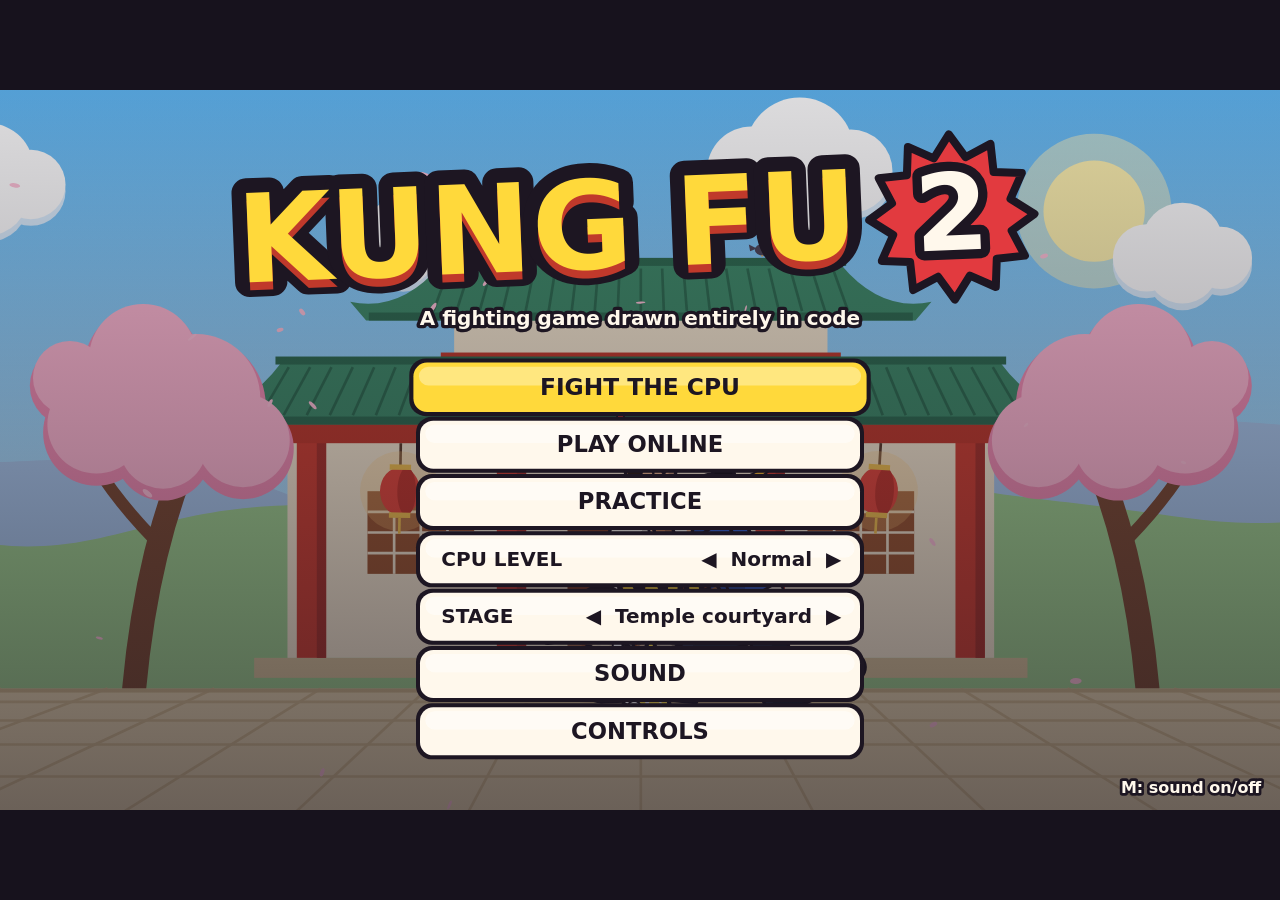
<file: public/index.html>
<!doctype html>
<html lang="en">
<head>
<meta charset="utf-8">
<meta name="viewport" content="width=device-width,initial-scale=1,maximum-scale=1,user-scalable=no,viewport-fit=cover">
<meta name="theme-color" content="#17121d">
<meta name="mobile-web-app-capable" content="yes">
<meta name="apple-mobile-web-app-capable" content="yes">
<meta name="apple-mobile-web-app-status-bar-style" content="black-translucent">
<meta name="apple-mobile-web-app-title" content="KungFu 2">
<link rel="manifest" href="manifest.json">
<title>KungFu 2</title>
<link rel="stylesheet" href="style.css">
</head>
<body>
<canvas id="game" aria-label="KungFu 2"></canvas>
<div id="turn" aria-live="polite"><div class="phone"></div><p>Turn your phone sideways to play</p></div>
<p id="nojs">The game didn't start. If you opened this file directly, open it through a web server instead (see PLAN.md).</p>
<script type="module" src="src/main.js"></script>
</body>
</html>
</file>
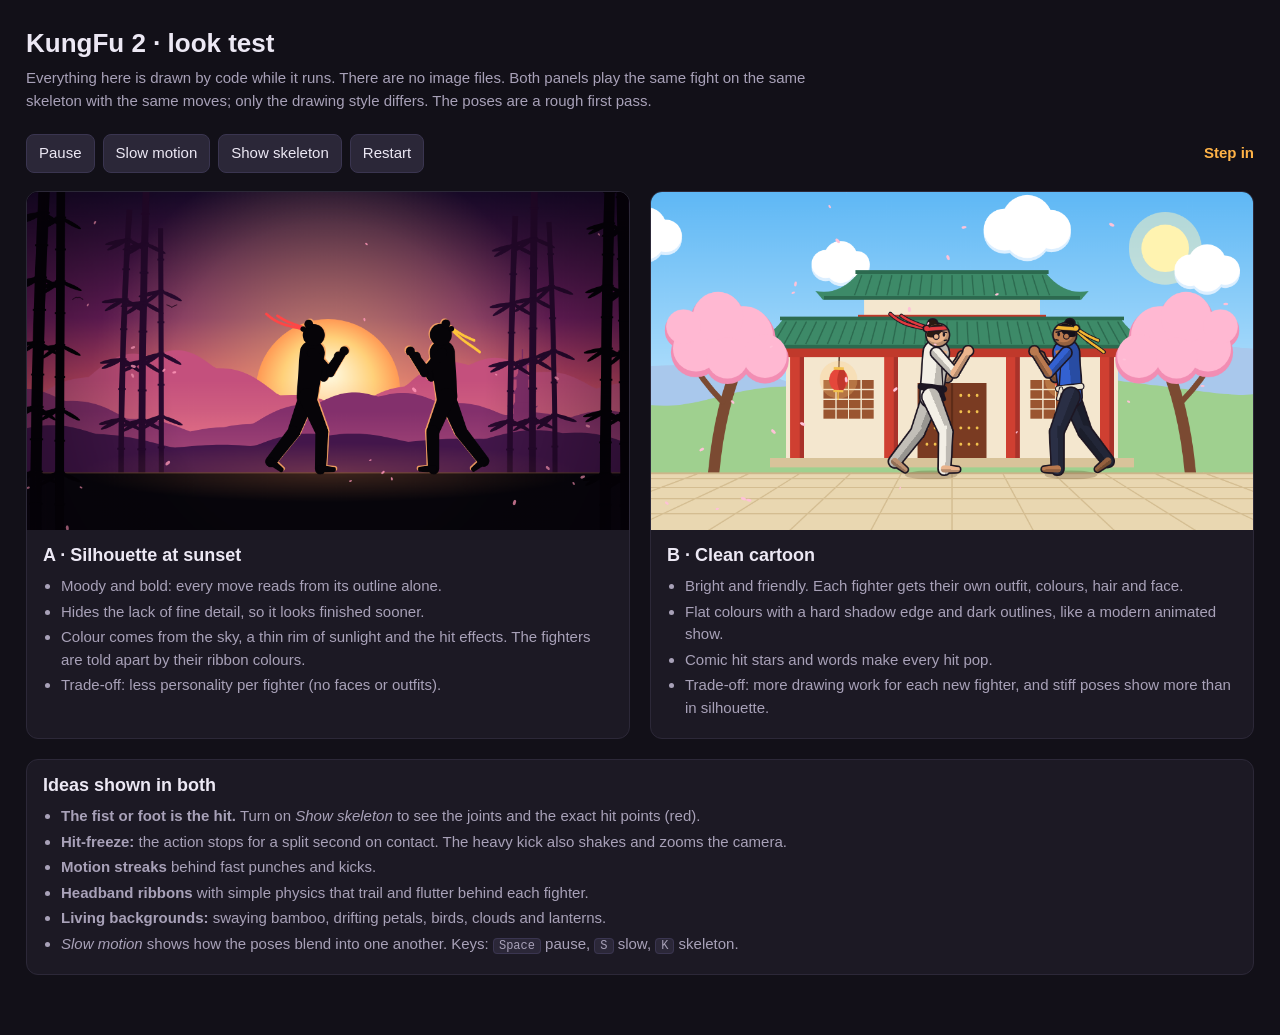
<file: mocks/look-styles.html>
<!doctype html>
<html lang="en">
<head>
<meta charset="utf-8">
<meta name="viewport" content="width=device-width,initial-scale=1">
<title>KungFu 2 Look Test</title>
<style>
  :root { --bg:#121018; --card:#1c1924; --text:#ece8f4; --muted:#a8a1b8; --accent:#ffb347; --line:#2c2838; }
  * { box-sizing:border-box; }
  body { margin:0; background:var(--bg); color:var(--text); font:15px/1.5 -apple-system,BlinkMacSystemFont,"Segoe UI",Roboto,sans-serif; }
  main { max-width:1260px; margin:0 auto; padding:24px 16px 60px; }
  h1 { margin:0 0 4px; font-size:26px; }
  .sub { color:var(--muted); margin:0 0 12px; max-width:820px; }
  .bar { display:flex; flex-wrap:wrap; gap:8px; align-items:center; position:sticky; top:0; z-index:2; background:var(--bg); padding:10px 0; margin-bottom:8px; }
  button { background:#2b2738; color:var(--text); border:1px solid #3a3550; border-radius:8px; padding:7px 12px; font:inherit; cursor:pointer; }
  button.on { background:var(--accent); color:#1a1020; border-color:var(--accent); }
  #move { margin-left:auto; color:var(--accent); font-weight:600; }
  .grid { display:grid; grid-template-columns:1fr; gap:20px; }
  @media (min-width:1100px) { .grid { grid-template-columns:1fr 1fr; } }
  .card { background:var(--card); border:1px solid var(--line); border-radius:12px; overflow:hidden; }
  canvas { display:block; width:100%; height:auto; aspect-ratio:16/9; background:#000; }
  .txt { padding:12px 16px 16px; }
  h2 { margin:0 0 6px; font-size:18px; }
  ul { margin:0; padding-left:18px; color:var(--muted); }
  li { margin:3px 0; }
  .shared { margin-top:20px; }
  kbd { background:#2b2738; border:1px solid #3a3550; border-radius:4px; padding:0 5px; font-size:12px; }
</style>
</head>
<body>
<main>
  <h1>KungFu 2 · look test</h1>
  <p class="sub">Everything here is drawn by code while it runs. There are no image files. Both panels play the same fight on the same skeleton with the same moves; only the drawing style differs. The poses are a rough first pass.</p>

  <div class="bar">
    <button id="play">Pause</button>
    <button id="slow">Slow motion</button>
    <button id="rig">Show skeleton</button>
    <button id="restart">Restart</button>
    <span id="move"></span>
  </div>

  <div class="grid">
    <section class="card">
      <canvas id="sil"></canvas>
      <div class="txt">
        <h2>A · Silhouette at sunset</h2>
        <ul>
          <li>Moody and bold: every move reads from its outline alone.</li>
          <li>Hides the lack of fine detail, so it looks finished sooner.</li>
          <li>Colour comes from the sky, a thin rim of sunlight and the hit effects. The fighters are told apart by their ribbon colours.</li>
          <li>Trade-off: less personality per fighter (no faces or outfits).</li>
        </ul>
      </div>
    </section>
    <section class="card">
      <canvas id="toon"></canvas>
      <div class="txt">
        <h2>B · Clean cartoon</h2>
        <ul>
          <li>Bright and friendly. Each fighter gets their own outfit, colours, hair and face.</li>
          <li>Flat colours with a hard shadow edge and dark outlines, like a modern animated show.</li>
          <li>Comic hit stars and words make every hit pop.</li>
          <li>Trade-off: more drawing work for each new fighter, and stiff poses show more than in silhouette.</li>
        </ul>
      </div>
    </section>
  </div>

  <section class="card shared">
    <div class="txt">
      <h2>Ideas shown in both</h2>
      <ul>
        <li><b>The fist or foot is the hit.</b> Turn on <i>Show skeleton</i> to see the joints and the exact hit points (red).</li>
        <li><b>Hit-freeze:</b> the action stops for a split second on contact. The heavy kick also shakes and zooms the camera.</li>
        <li><b>Motion streaks</b> behind fast punches and kicks.</li>
        <li><b>Headband ribbons</b> with simple physics that trail and flutter behind each fighter.</li>
        <li><b>Living backgrounds:</b> swaying bamboo, drifting petals, birds, clouds and lanterns.</li>
        <li><i>Slow motion</i> shows how the poses blend into one another. Keys: <kbd>Space</kbd> pause, <kbd>S</kbd> slow, <kbd>K</kbd> skeleton.</li>
      </ul>
    </div>
  </section>
</main>

<script>
"use strict";
const W = 960, H = 540, GROUND = 448, SC = 1.6, LOOP = 8, PI = Math.PI;
/** Moves were laid out at scale 1.35; spread positions to match the current size. */
const SPREAD = SC / 1.35;
const DPR = Math.min(2, window.devicePixelRatio || 1);
const L = { torso: 50, headR: 11, ua: 27, fa: 26, th: 38, sh: 37, ft: 13 };
const SIL = "#060408", RIM = "rgba(255,170,100,0.9)", OUT = "#1d1622";
const RIB = { A: "#ff4646", B: "#ffc53a" };
const LIGHT = [-0.45, -0.89];
const PAL = {
  A: { gi: "#f3efe6", pants: "#f3efe6", sleeve: "#f3efe6", skin: "#eab48c", hair: "#2a1a12", band: "#e23a3f", belt: "#1d1622" },
  B: { gi: "#3361d1", pants: "#2a2f45", sleeve: "#3361d1", skin: "#b9794f", hair: "#151018", band: "#f4b733", belt: "#ece5d3" },
};

const params = new URLSearchParams(location.search);
let clock = +(params.get("t") || 0), paused = params.has("pause"), slow = false, showRig = params.has("rig");
let wt = 0, freeze = 0, shake = 0, zoom = 0, zoomAt = [480, 300], camX = 0, camY = 0;

// ---------- poses (angles in radians; 0 = straight down, + = toward the opponent) ----------
const BASE = { dx: 0, air: 0, lean: 0.12, tilt: 0, aFs: 0.75, aFe: 1.85, aBs: 0.45, aBe: 2.1, lFh: 0.38, lFk: 0.42, lBh: -0.38, lBk: 0.3 };
const P = {
  idle: {},
  step: { lFh: 0.6, lFk: 0.75, lBh: -0.12, lBk: 0.45, lean: 0.16 },
  punchWind: { lean: 0.04, aFs: 0.5, aFe: 2.25, aBs: 0.6, aBe: 1.9 },
  punch: { lean: 0.34, aFs: 1.52, aFe: 0.04, aBs: -0.25, aBe: 2.3, lFh: 0.52, lFk: 0.28, lBh: -0.52, lBk: 0.12 },
  kickChamber: { lean: -0.15, aFs: 0.9, aFe: 1.6, aBs: -0.25, aBe: 1.6, lFh: 1.45, lFk: 2.25, lBh: -0.06, lBk: 0.15 },
  kick: { lean: -0.55, tilt: 0.1, aFs: 0.45, aFe: 1.95, aBs: -0.95, aBe: 0.8, lFh: 1.95, lFk: 0.04, lBh: -0.14, lBk: 0.05 },
  crouch: { lean: 0.3, lFh: 0.95, lFk: 1.7, lBh: -0.15, lBk: 1.7 },
  tuck: { lean: 0.2, lFh: 1.25, lFk: 2.3, lBh: 0.6, lBk: 2.1, aFs: 1.2, aFe: 1.6, aBs: 0.2, aBe: 2.0 },
  flyKick: { lean: -0.3, lFh: 1.62, lFk: 0.0, lBh: 0.35, lBk: 2.0, aFs: 0.3, aFe: 2.0, aBs: -0.7, aBe: 1.2 },
  hit: { lean: -0.38, tilt: -0.35, aFs: 0.3, aFe: 1.4, aBs: 0.1, aBe: 1.2, lFh: 0.32, lFk: 0.5, lBh: -0.45, lBk: 0.3 },
  hitBig: { lean: -0.72, tilt: -0.4, aFs: -0.3, aFe: 0.9, aBs: 0.9, aBe: 0.6, lFh: 0.62, lFk: 0.4, lBh: -0.3, lBk: 0.6 },
  block: { lean: -0.05, aFs: 1.05, aFe: 2.45, aBs: 0.95, aBe: 2.5, lFh: 0.45, lFk: 0.6, lBh: -0.45, lBk: 0.5 },
};
const key = (t, name, over = {}, ease = "io") => ({ t, ease, p: Object.assign({}, BASE, P[name], over) });

const trackA = [
  key(0, "idle"), key(1.0, "idle"),
  key(1.22, "step", { dx: 50 }), key(1.44, "idle", { dx: 95 }), key(1.64, "step", { dx: 130 }), key(1.8, "idle", { dx: 150 }),
  key(1.9, "punchWind", { dx: 150 }), key(2.0, "punch", { dx: 165 }, "out"), key(2.28, "punch", { dx: 165 }), key(2.55, "idle", { dx: 158 }),
  key(3.15, "idle", { dx: 158 }), key(3.32, "kickChamber", { dx: 170 }), key(3.45, "kick", { dx: 178 }, "out"), key(3.85, "kick", { dx: 178 }),
  key(4.1, "kickChamber", { dx: 172 }), key(4.4, "idle", { dx: 165 }),
  key(4.95, "idle", { dx: 165 }), key(5.1, "crouch", { dx: 168 }), key(5.3, "tuck", { dx: 205, air: 95 }, "out"),
  key(5.45, "flyKick", { dx: 250, air: 100 }, "out"), key(5.65, "flyKick", { dx: 262, air: 70 }), key(5.85, "tuck", { dx: 262, air: 25 }),
  key(6.0, "crouch", { dx: 258 }), key(6.2, "idle", { dx: 252 }),
  key(6.55, "step", { dx: 190 }), key(6.9, "idle", { dx: 125 }), key(7.25, "step", { dx: 60 }), key(7.6, "idle", { dx: 0 }), key(8, "idle", { dx: 0 }),
];
const trackB = [
  key(0, "idle"), key(2.0, "idle"),
  key(2.08, "hit", { dx: -28 }, "out"), key(2.45, "hit", { dx: -34 }), key(2.75, "idle", { dx: -30 }),
  key(3.45, "idle", { dx: -30 }), key(3.53, "hitBig", { dx: -75 }, "out"), key(3.95, "hitBig", { dx: -98 }), key(4.35, "idle", { dx: -100 }),
  key(5.15, "idle", { dx: -100 }), key(5.32, "block", { dx: -100 }), key(5.5, "block", { dx: -122 }, "out"), key(5.95, "block", { dx: -126 }),
  key(6.25, "idle", { dx: -120 }), key(6.8, "step", { dx: -75 }), key(7.2, "idle", { dx: -35 }), key(7.55, "step", { dx: -8 }), key(7.8, "idle", { dx: 0 }), key(8, "idle", { dx: 0 }),
];
const EVENTS = [
  { t: 2.0, limb: "fist", kind: "hit", pow: 1 },
  { t: 3.45, limb: "toe", kind: "hit", pow: 2 },
  { t: 5.45, limb: "toe", kind: "block", pow: 1.4 },
];
const LABELS = [[0, "Fighting stance (breathing)"], [1.0, "Step in"], [1.85, "Straight punch"], [2.55, "Reset"],
  [3.15, "Side kick: heavy hit (freeze, shake, zoom)"], [4.4, "Reset"], [4.95, "Jump and flying kick, blocked"], [6.2, "Walk back"]];

function poseAt(track, t) {
  if (t <= track[0].t) return track[0].p;
  for (let i = 0; i < track.length - 1; i++) {
    const a = track[i], b = track[i + 1];
    if (t < b.t) {
      let u = (t - a.t) / (b.t - a.t);
      u = b.ease === "out" ? 1 - Math.pow(1 - u, 3) : u * u * (3 - 2 * u);
      const o = {};
      for (const k in a.p) o[k] = a.p[k] + (b.p[k] - a.p[k]) * u;
      return o;
    }
  }
  return track[track.length - 1].p;
}

// ---------- skeleton ----------
function solve(p) {
  const add = (o, a, len) => [o[0] + Math.sin(a) * len, o[1] + Math.cos(a) * len];
  const hip = [0, 0], ta = PI - p.lean;
  const shoulder = add(hip, ta, L.torso - 6);
  const neck = add(hip, ta, L.torso);
  const head = add(neck, PI - (p.lean * 0.6 + p.tilt), L.headR + 1);
  const arm = (s, e) => { const el = add(shoulder, s, L.ua); return { el, wr: add(el, s + e, L.fa) }; };
  const leg = (h, kn) => {
    const knee = add(hip, h, L.th), sa = h - kn, an = add(knee, sa, L.sh);
    const flat = Math.max(0, 1 - Math.max(0, h - 0.45) / 0.9); // foot flat when standing, pointed when kicking
    return { knee, an, toe: add(an, sa + (PI / 2) * flat + (1 - flat) * 0.15, L.ft) };
  };
  const aF = arm(p.aFs, p.aFe), aB = arm(p.aBs, p.aBe), lF = leg(p.lFh, p.lFk), lB = leg(p.lBh, p.lBk);
  const low = Math.max(lF.an[1] + 3.5, lB.an[1] + 3.5, lF.toe[1] + 2.5, lB.toe[1] + 2.5);
  return { hip, shoulder, neck, head, aF, aB, lF, lB, shift: -low - p.air };
}

function makeFighter(id, base, sign, track) {
  return { id, base, sign, track, x: base, pose: null, sol: null, rib: [{ n: 7, seg: 6, pts: null }, { n: 6, seg: 5.2, pts: null }] };
}
const A = makeFighter("A", 360, 1, trackA), B = makeFighter("B", 640, -1, trackB);

function updateFighter(f) {
  const p = Object.assign({}, poseAt(f.track, clock));
  const br = Math.sin(wt * 2.6 + (f.sign > 0 ? 0 : 1.3));
  p.lean += br * 0.015; p.aFs += br * 0.03; p.aBs += br * 0.03; p.lFk += br * 0.02; p.lBk += br * 0.02;
  f.pose = p; f.x = 480 + (f.base - 480) * SPREAD + f.sign * p.dx * SPREAD; f.sol = solve(p);
}
const toWorld = (f, pt) => [f.x + f.sign * SC * pt[0], GROUND + SC * (pt[1] + f.sol.shift)];

function updateRibbon(f, r, i, dt) {
  const s = f.sol, a = toWorld(f, [s.head[0] - L.headR * 0.9, s.head[1] - 6 - i * 1.5]);
  if (!r.pts) {
    r.pts = [];
    for (let j = 0; j < r.n; j++) { const x = a[0] - f.sign * j * r.seg * SC, y = a[1] + j * 2; r.pts.push({ x, y, px: x, py: y }); }
  }
  const pts = r.pts;
  Object.assign(pts[0], { x: a[0], y: a[1], px: a[0], py: a[1] });
  const dt2 = dt * dt;
  for (let j = 1; j < r.n; j++) {
    const p = pts[j], vx = (p.x - p.px) * 0.94, vy = (p.y - p.py) * 0.94;
    p.px = p.x; p.py = p.y;
    p.x += vx - f.sign * (420 + 180 * Math.sin(wt * 3.1 + j * 0.7 + i)) * dt2;
    p.y += vy + (380 + 120 * Math.sin(wt * 4.3 + j)) * dt2;
  }
  const seg = r.seg * SC;
  for (let it = 0; it < 4; it++) {
    for (let j = 1; j < r.n; j++) {
      const p = pts[j - 1], q = pts[j], dx = q.x - p.x, dy = q.y - p.y, d = Math.hypot(dx, dy) || 1e-6, diff = (d - seg) / d;
      if (j === 1) { q.x -= dx * diff; q.y -= dy * diff; }
      else { p.x += dx * diff * 0.5; p.y += dy * diff * 0.5; q.x -= dx * diff * 0.5; q.y -= dy * diff * 0.5; }
    }
  }
}

// ---------- drawing helpers ----------
function mulberry(a) { return () => { a |= 0; a = a + 0x6D2B79F5 | 0; let t = Math.imul(a ^ a >>> 15, 1 | a); t = t + Math.imul(t ^ t >>> 7, 61 | t) ^ t; return ((t ^ t >>> 14) >>> 0) / 4294967296; }; }
const shadeCache = {};
function shade(hex, f) {
  if (f === 1) return hex;
  const k = hex + f;
  if (shadeCache[k]) return shadeCache[k];
  const n = parseInt(hex.slice(1), 16);
  return (shadeCache[k] = `rgb(${Math.round(((n >> 16) & 255) * f)},${Math.round(((n >> 8) & 255) * f)},${Math.round((n & 255) * f)})`);
}
function circlePath(g, c, r) { g.beginPath(); g.arc(c[0], c[1], r, 0, PI * 2); }
function lineXY(g, x1, y1, x2, y2) { g.beginPath(); g.moveTo(x1, y1); g.lineTo(x2, y2); g.stroke(); }
function taperPath(g, a, b, ra, rb) {
  const ang = Math.atan2(b[1] - a[1], b[0] - a[0]);
  g.beginPath();
  g.arc(a[0], a[1], ra, ang + PI / 2, ang - PI / 2);
  g.arc(b[0], b[1], rb, ang - PI / 2, ang + PI / 2);
  g.closePath();
}
function celFill(g, a, b, ra, rb, col, light) {
  const dx = b[0] - a[0], dy = b[1] - a[1], len = Math.hypot(dx, dy) || 1;
  let nx = -dy / len, ny = dx / len;
  if (nx * light[0] + ny * light[1] < 0) { nx = -nx; ny = -ny; }
  const m = [(a[0] + b[0]) / 2, (a[1] + b[1]) / 2], r = Math.max(ra, rb);
  const gr = g.createLinearGradient(m[0] + nx * r, m[1] + ny * r, m[0] - nx * r, m[1] - ny * r);
  const dark = shade(col.startsWith("#") ? col : "#888888", 0.78);
  gr.addColorStop(0, col); gr.addColorStop(0.56, col); gr.addColorStop(0.56, col.startsWith("#") ? dark : col); gr.addColorStop(1, col.startsWith("#") ? dark : col);
  g.fillStyle = gr; taperPath(g, a, b, ra, rb); g.fill();
}

// ---------- fighter drawing (local coords: facing right, hip at origin) ----------
function figure(g, s, o) {
  const groups = [
    { back: true, segs: [[s.shoulder, s.aB.el, 5, 4.2, "sleeve"], [s.aB.el, s.aB.wr, 4, 3.4, "skin"]], fist: s.aB.wr },
    { back: true, segs: [[s.hip, s.lB.knee, 8.5, 6.4, "pants"], [s.lB.knee, s.lB.an, 6.4, 5.6, "pants"], [s.lB.an, s.lB.toe, 3.7, 2.5, "skin"]] },
    { torso: true, segs: [[s.shoulder, s.head, 4.2, 4.2, "skin"], [s.hip, s.shoulder, 10.5, 12.5, "gi"]] },
    { head: true },
    { segs: [[s.hip, s.lF.knee, 8.5, 6.4, "pants"], [s.lF.knee, s.lF.an, 6.4, 5.6, "pants"], [s.lF.an, s.lF.toe, 3.7, 2.5, "skin"]] },
    { segs: [[s.shoulder, s.aF.el, 5, 4.2, "sleeve"], [s.aF.el, s.aF.wr, 4, 3.4, "skin"]], fist: s.aF.wr },
  ];
  for (const gr of groups) {
    if (gr.head) { drawHead(g, s, o); continue; }
    if (o.mode !== "toon") {
      g.fillStyle = o.mode === "rim" ? RIM : SIL;
      for (const q of gr.segs) { taperPath(g, q[0], q[1], q[2], q[3]); g.fill(); }
      if (gr.fist) { circlePath(g, gr.fist, 4.6); g.fill(); }
      continue;
    }
    const d = gr.back ? 0.8 : 1;
    g.fillStyle = OUT;
    for (const q of gr.segs) { taperPath(g, q[0], q[1], q[2] + 1.6, q[3] + 1.6); g.fill(); }
    if (gr.fist) { circlePath(g, gr.fist, 6.2); g.fill(); }
    for (const q of gr.segs) celFill(g, q[0], q[1], q[2], q[3], d === 1 ? o.pal[q[4]] : hexShade(o.pal[q[4]], d), o.light);
    if (gr.fist) { g.fillStyle = hexShade(o.pal.skin, d); circlePath(g, gr.fist, 4.6); g.fill(); }
    if (gr.torso) torsoDetails(g, s, o);
  }
}
// shade() that keeps hex form, so celFill can darken it again
function hexShade(hex, f) {
  const n = parseInt(hex.slice(1), 16), c = (v) => Math.round(v * f).toString(16).padStart(2, "0");
  return "#" + c((n >> 16) & 255) + c((n >> 8) & 255) + c(n & 255);
}

function torsoDetails(g, s, o) {
  const ux = s.shoulder[0] - s.hip[0], uy = s.shoulder[1] - s.hip[1], ul = Math.hypot(ux, uy);
  const u = [ux / ul, uy / ul], f = [-u[1], u[0]];
  const Pt = (b, a, c) => [b[0] + u[0] * a + f[0] * c, b[1] + u[1] * a + f[1] * c];
  const v1 = Pt(s.shoulder, 4, 1), v2 = Pt(s.shoulder, 3, 11), v3 = Pt(s.shoulder, -13, 7);
  g.fillStyle = o.pal.skin; g.beginPath(); g.moveTo(...v1); g.lineTo(...v2); g.lineTo(...v3); g.closePath(); g.fill();
  g.strokeStyle = OUT; g.lineWidth = 1.3; g.lineJoin = "round";
  g.beginPath(); g.moveTo(...Pt(s.shoulder, 4, -3)); g.lineTo(...v3); g.lineTo(...Pt(s.hip, 9, 11)); g.stroke();
  const b0 = Pt(s.hip, 9, -11), b1 = Pt(s.hip, 9, 11.5);
  g.fillStyle = OUT; taperPath(g, b0, b1, 3.6, 3.6); g.fill();
  g.fillStyle = o.pal.belt; taperPath(g, b0, b1, 2.4, 2.4); g.fill();
  const kn = Pt(s.hip, 9, 9), t1 = Pt(s.hip, -1, 13), t2 = Pt(s.hip, 0, 7);
  g.lineCap = "round";
  for (const [w, c] of [[4, OUT], [2.2, o.pal.belt]]) {
    g.strokeStyle = c; g.lineWidth = w;
    lineXY(g, kn[0], kn[1], t1[0], t1[1]); lineXY(g, kn[0], kn[1], t2[0], t2[1]);
  }
}

function drawHead(g, s, o) {
  const hx = s.head[0], hy = s.head[1], R = L.headR;
  if (o.mode !== "toon") {
    g.fillStyle = o.mode === "rim" ? RIM : SIL;
    circlePath(g, [hx, hy], R); g.fill();
    circlePath(g, [hx - 5, hy - R], 4.4); g.fill();
    circlePath(g, [hx - R + 0.5, hy - 6], 2.8); g.fill();
    return;
  }
  const p = o.pal;
  g.fillStyle = OUT;
  circlePath(g, [hx, hy], R + 1.6); g.fill();
  circlePath(g, [hx - 5, hy - R], 6); g.fill();
  circlePath(g, [hx - R, hy - 6.5], 4.2); g.fill();
  g.fillStyle = p.hair; circlePath(g, [hx - 5, hy - R], 4.4); g.fill();
  g.save(); circlePath(g, [hx, hy], R); g.clip();
  g.fillStyle = shade(p.skin, 0.8); g.fillRect(hx - R - 2, hy - R - 2, 2 * R + 4, 2 * R + 4);
  g.fillStyle = p.skin; circlePath(g, [hx + o.light[0] * 3.5, hy + o.light[1] * 3.5], R * 0.98); g.fill();
  g.fillStyle = p.hair; circlePath(g, [hx - 6, hy - 8], 10.5); g.fill();
  g.lineCap = "butt";
  g.strokeStyle = OUT; g.lineWidth = 5.4; lineXY(g, hx - R - 2, hy - 5.5, hx + R + 2, hy - 7.6);
  g.strokeStyle = p.band; g.lineWidth = 3.4; lineXY(g, hx - R - 2, hy - 5.5, hx + R + 2, hy - 7.6);
  g.restore();
  g.fillStyle = p.band; circlePath(g, [hx - R, hy - 6.5], 2.6); g.fill();
  g.fillStyle = OUT; circlePath(g, [hx - 1.5, hy + 1.5], 3.4); g.fill();
  g.fillStyle = p.skin; circlePath(g, [hx - 1.5, hy + 1.5], 2.3); g.fill();
  g.fillStyle = OUT; g.beginPath(); g.ellipse(hx + 6.2, hy - 0.6, 1.3, 2.1, 0, 0, PI * 2); g.fill();
  g.strokeStyle = OUT; g.lineWidth = 1.3; g.lineCap = "round";
  lineXY(g, hx + 3.6, hy - 3.4, hx + 8.8, hy - 2.6);
  lineXY(g, hx + 6.5, hy + 5.4, hx + 9, hy + 5);
}

function drawFighter(g, f, style) {
  const s = f.sol;
  g.save();
  g.translate(f.x, GROUND); g.scale(f.sign * SC, SC); g.translate(0, s.shift);
  if (style === "sil") {
    const side = Math.sign(480 - f.x) || 1;
    g.save(); g.translate((side * 2) / (f.sign * SC), -1.5 / SC); figure(g, s, { mode: "rim" }); g.restore();
    figure(g, s, { mode: "sil" });
  } else {
    figure(g, s, { mode: "toon", pal: PAL[f.id], light: [LIGHT[0] * f.sign, LIGHT[1]] });
  }
  g.restore();
}

function drawRibbons(g, f, style) {
  for (const r of f.rib) {
    if (!r.pts) continue;
    const pts = r.pts;
    const path = () => {
      g.beginPath(); g.moveTo(pts[0].x, pts[0].y);
      for (let i = 1; i < pts.length - 1; i++) g.quadraticCurveTo(pts[i].x, pts[i].y, (pts[i].x + pts[i + 1].x) / 2, (pts[i].y + pts[i + 1].y) / 2);
      const e = pts[pts.length - 1]; g.lineTo(e.x, e.y);
    };
    g.lineCap = "round"; g.lineJoin = "round";
    if (style === "toon") {
      g.strokeStyle = OUT; g.lineWidth = 6.5; path(); g.stroke();
      g.strokeStyle = PAL[f.id].band; g.lineWidth = 3.8; path(); g.stroke();
    } else {
      g.strokeStyle = RIB[f.id]; g.lineWidth = 4.2; path(); g.stroke();
    }
  }
}

// ---------- motion streaks ----------
const hist = { fist: [], toe: [] };
function pushHist(arr, p) {
  const last = arr[arr.length - 1];
  if (last && last.t === clock) return;
  arr.push({ x: p[0], y: p[1], t: clock });
  while (arr.length && (clock - arr[0].t > 0.1 || arr[0].t > clock)) arr.shift();
}
function drawTrails(g, style) {
  for (const arr of [hist.fist, hist.toe]) {
    const segs = [];
    for (let i = 1; i < arr.length; i++) {
      const a = arr[i - 1], b = arr[i], dtc = b.t - a.t;
      if (dtc <= 0) continue;
      if (Math.hypot(b.x - a.x, b.y - a.y) / dtc < 600) continue;
      segs.push([a, b, Math.max(0, 1 - (clock - b.t) / 0.1)]);
    }
    if (!segs.length) continue;
    g.lineCap = "round";
    if (style === "sil") {
      g.save(); g.globalCompositeOperation = "lighter";
      for (const [a, b, al] of segs) { g.strokeStyle = `rgba(255,160,80,${0.7 * al})`; g.lineWidth = 2 + 9 * al; lineXY(g, a.x, a.y, b.x, b.y); }
      g.restore();
    } else {
      for (const [a, b, al] of segs) { g.strokeStyle = `rgba(29,22,34,${al})`; g.lineWidth = 5 + 10 * al; lineXY(g, a.x, a.y, b.x, b.y); }
      for (const [a, b, al] of segs) { g.strokeStyle = `rgba(255,255,255,${al})`; g.lineWidth = 2 + 9 * al; lineXY(g, a.x, a.y, b.x, b.y); }
    }
  }
}

// ---------- hit effects ----------
function spawn(sc, x, y, pow, kind) {
  const blk = kind === "block";
  if (sc.style === "sil") {
    sc.parts.push({ t: "flash", x, y, life: 0.18, max: 0.18, r: 44 * pow, blk });
    for (let i = 0; i < Math.round(10 * pow); i++) {
      const a = (Math.random() - 0.5) * 2.4, sp = 300 + Math.random() * 600;
      sc.parts.push({ t: "spark", x, y, vx: Math.cos(a) * sp, vy: Math.sin(a) * sp - 120, life: 0.22 + Math.random() * 0.18, max: 0.4, blk });
    }
    if (pow >= 2) sc.parts.push({ t: "screen", life: 0.14, max: 0.14 });
  } else {
    sc.parts.push({ t: "star", x, y, life: 0.24, max: 0.24, r: 28 * pow, blk });
    sc.parts.push({ t: "word", x: x + 18, y: y - 50, life: 0.7, max: 0.7, text: blk ? "BLOCK!" : pow >= 2 ? "WHAM!" : "POW!", blk });
    for (let i = 0; i < 8; i++) {
      const a = (Math.random() - 0.5) * 2.6, sp = 200 + Math.random() * 350;
      sc.parts.push({ t: "bit", x, y, vx: Math.cos(a) * sp, vy: Math.sin(a) * sp - 150, life: 0.35, max: 0.35, r: 2 + Math.random() * 3 });
    }
  }
}
function updateParts(sc, dt) {
  for (const p of sc.parts) {
    p.life -= dt;
    if (p.vx !== undefined) { p.vy += 1200 * dt; p.x += p.vx * dt; p.y += p.vy * dt; }
  }
  sc.parts = sc.parts.filter((p) => p.life > 0);
}
function starPath(g, x, y, ro, ri, n, rot) {
  g.beginPath();
  for (let i = 0; i < n * 2; i++) {
    const r = i % 2 ? ri : ro, a = rot + (i * PI) / n;
    i ? g.lineTo(x + Math.cos(a) * r, y + Math.sin(a) * r) : g.moveTo(x + Math.cos(a) * r, y + Math.sin(a) * r);
  }
  g.closePath();
}
function drawParts(g, sc) {
  for (const p of sc.parts) {
    const a = Math.max(0, p.life / p.max), prog = 1 - a;
    if (p.t === "flash") {
      g.save(); g.globalCompositeOperation = "lighter";
      const rr = p.r * (1.4 - 0.4 * a), gr = g.createRadialGradient(p.x, p.y, 0, p.x, p.y, rr);
      gr.addColorStop(0, `rgba(255,255,245,${a})`);
      gr.addColorStop(0.35, p.blk ? `rgba(110,210,255,${0.8 * a})` : `rgba(255,170,70,${0.8 * a})`);
      gr.addColorStop(1, "rgba(0,0,0,0)");
      g.fillStyle = gr; circlePath(g, [p.x, p.y], rr); g.fill(); g.restore();
    } else if (p.t === "spark") {
      g.save(); g.globalCompositeOperation = "lighter"; g.lineCap = "round";
      g.strokeStyle = p.blk ? `rgba(140,220,255,${a})` : `rgba(255,200,120,${a})`; g.lineWidth = 2.4;
      lineXY(g, p.x, p.y, p.x - p.vx * 0.035, p.y - p.vy * 0.035); g.restore();
    } else if (p.t === "screen") {
      g.fillStyle = `rgba(255,235,210,${0.3 * a})`; g.fillRect(-40, -40, W + 80, H + 80);
    } else if (p.t === "star") {
      const rr = p.r * (0.75 + 0.6 * Math.min(1, prog * 3));
      starPath(g, p.x, p.y, rr, rr * 0.5, 10, prog);
      g.fillStyle = p.blk ? "#8fd8ff" : "#ffe14d"; g.fill();
      g.strokeStyle = OUT; g.lineWidth = 3; g.lineJoin = "round"; g.stroke();
      starPath(g, p.x, p.y, rr * 0.5, rr * 0.25, 10, prog); g.fillStyle = "#fff"; g.fill();
    } else if (p.t === "word") {
      g.save(); g.translate(p.x, p.y - prog * 24); g.rotate(-0.16);
      const s = prog < 0.12 ? 0.4 + (prog / 0.12) * 0.8 : 1.2 - Math.min(0.2, prog - 0.12);
      g.scale(s, s); g.globalAlpha = Math.min(1, a * 3);
      g.font = '900 34px "Arial Black", Impact, system-ui, sans-serif';
      g.textAlign = "center"; g.textBaseline = "middle"; g.lineJoin = "round";
      g.lineWidth = 7; g.strokeStyle = OUT; g.strokeText(p.text, 0, 0);
      g.fillStyle = p.blk ? "#a6e1ff" : "#ffd93b"; g.fillText(p.text, 0, 0);
      g.restore();
    } else if (p.t === "bit") {
      g.fillStyle = OUT; circlePath(g, [p.x, p.y], p.r + 1.5); g.fill();
      g.fillStyle = "#fff"; circlePath(g, [p.x, p.y], p.r); g.fill();
    }
  }
}

// ---------- backgrounds ----------
function makeRidge(seed, base, amp, peaky = true) {
  const r = mulberry(seed), f = [0.004 + r() * 0.002, 0.011 + r() * 0.004, 0.025 + r() * 0.01], ph = [r() * 6, r() * 6, r() * 6], pts = [];
  const wave = (v) => (peaky ? Math.abs(Math.sin(v)) : 0.5 + 0.5 * Math.sin(v));
  for (let x = -40; x <= W + 40; x += 6) {
    pts.push([x, base - amp * (0.55 * wave(x * f[0] + ph[0]) + 0.3 * Math.sin(x * f[1] + ph[1]) + 0.15 * wave(x * f[2] + ph[2]))]);
  }
  return pts;
}
function fillRidge(g, pts, col) {
  g.fillStyle = col; g.beginPath(); g.moveTo(-40, H + 40);
  for (const p of pts) g.lineTo(p[0], p[1]);
  g.lineTo(W + 40, H + 40); g.closePath(); g.fill();
}
const ridgeAt = (pts, x) => pts[Math.max(0, Math.min(pts.length - 1, Math.round((x + 40) / 6)))][1];
const R1 = makeRidge(11, 335, 85), R2 = makeRidge(23, 372, 60), R3 = makeRidge(37, 410, 38);
const T1 = makeRidge(5, 300, 70, false), T2 = makeRidge(9, 330, 40, false);
const MID_BAMBOO = [[150, 430, 9, 0.3], [183, 470, 11, 1.1], [214, 400, 8, 2.2], [770, 420, 9, 0.8], [806, 480, 11, 1.7], [842, 410, 8, 2.9]];
const FRONT_BAMBOO = [[14, 620, 18, 0.5], [52, 560, 14, 1.9], [922, 600, 17, 1.2], [956, 640, 19, 2.6]];
const CLOUDS = [{ x: 100, y: 70, s: 1, v: 8 }, { x: 420, y: 115, s: 0.8, v: 6 }, { x: 700, y: 60, s: 1.2, v: 10 }, { x: 1000, y: 125, s: 0.9, v: 7 }];

function bamboo(g, x, baseY, h, w, col, ph) {
  const sway = Math.sin(wt * 0.9 + ph) * 0.035 + Math.sin(wt * 2.1 + ph * 2) * 0.01;
  const n = Math.ceil(h / 52), pts = [];
  for (let i = 0; i <= n; i++) { const yy = (i * h) / n; pts.push([x + (sway * yy * yy) / h, baseY - yy]); }
  g.strokeStyle = col; g.fillStyle = col; g.lineCap = "butt"; g.lineWidth = w;
  g.beginPath(); g.moveTo(pts[0][0], pts[0][1]); for (const p of pts) g.lineTo(p[0], p[1]); g.stroke();
  for (let i = 1; i < n; i++) g.fillRect(pts[i][0] - w / 2 - 1.5, pts[i][1] - 1.5, w + 3, 3);
  for (let i = 2; i < n; i += 2) {
    for (let j = 0; j < 3; j++) {
      const side = (i + j) % 2 ? 1 : -1;
      const a = (side > 0 ? 0.3 + j * 0.15 : PI - 0.3 - j * 0.15) + sway * 4 + Math.sin(wt * 1.7 + i + j) * 0.06;
      g.save(); g.translate(pts[i][0], pts[i][1]); g.rotate(a);
      g.beginPath(); g.ellipse(18, 0, 19, 3.2, 0, 0, PI * 2); g.fill(); g.restore();
    }
  }
}
function pagoda(g, x, baseY, s, col) {
  g.fillStyle = col; let y = baseY;
  for (let i = 0; i < 4; i++) {
    const bw = (26 - i * 4.5) * s, rw = bw + 20 * s, bh = 13 * s;
    g.fillRect(x - bw / 2, y - bh, bw, bh + 1); y -= bh;
    g.beginPath(); g.moveTo(x - rw / 2, y - 3 * s);
    g.quadraticCurveTo(x - bw / 2, y, x - bw / 2 + 2 * s, y - 8 * s);
    g.lineTo(x + bw / 2 - 2 * s, y - 8 * s);
    g.quadraticCurveTo(x + bw / 2, y, x + rw / 2, y - 3 * s);
    g.lineTo(x + rw / 2 - 4 * s, y + 1); g.lineTo(x - rw / 2 + 4 * s, y + 1); g.closePath(); g.fill();
    y -= 8 * s;
  }
  g.fillRect(x - s, y - 14 * s, 2 * s, 14 * s);
}
function birds(g) {
  g.strokeStyle = "rgba(30,8,30,0.8)"; g.lineWidth = 1.6; g.lineCap = "round";
  for (let i = 0; i < 3; i++) {
    const x = ((wt * 22 + i * 150) % (W + 200)) - 100, y = 140 + i * 22 + Math.sin(wt * 0.8 + i) * 8, f = Math.sin(wt * 7 + i * 2) * 4;
    g.beginPath(); g.moveTo(x - 8, y - f); g.quadraticCurveTo(x - 3, y - 2, x, y); g.quadraticCurveTo(x + 3, y - 2, x + 8, y - f); g.stroke();
  }
}
function bgSil(g) {
  let gr = g.createLinearGradient(0, 0, 0, GROUND);
  gr.addColorStop(0, "#1b0b2e"); gr.addColorStop(0.45, "#6d1f5e"); gr.addColorStop(0.75, "#e0566a"); gr.addColorStop(1, "#ffb56b");
  g.fillStyle = gr; g.fillRect(-40, -40, W + 80, H + 80);
  const sx = 480, sy = 318;
  gr = g.createRadialGradient(sx, sy, 60, sx, sy, 380);
  gr.addColorStop(0, "rgba(255,200,120,0.55)"); gr.addColorStop(1, "rgba(255,200,120,0)");
  g.fillStyle = gr; g.fillRect(-40, -40, W + 80, H + 80);
  gr = g.createRadialGradient(sx, sy - 30, 10, sx, sy, 115);
  gr.addColorStop(0, "#fff6d8"); gr.addColorStop(0.6, "#ffd17a"); gr.addColorStop(1, "#ff9a55");
  g.fillStyle = gr; circlePath(g, [sx, sy], 115); g.fill();
  birds(g);
  fillRidge(g, R1, "#c4507d");
  gr = g.createLinearGradient(0, 300, 0, 390); gr.addColorStop(0, "rgba(255,150,140,0)"); gr.addColorStop(1, "rgba(255,150,140,0.35)");
  g.fillStyle = gr; g.fillRect(-40, 300, W + 80, 90);
  fillRidge(g, R2, "#83306c");
  pagoda(g, 790, ridgeAt(R2, 790) + 6, 1.1, "#83306c");
  gr = g.createLinearGradient(0, 350, 0, 420); gr.addColorStop(0, "rgba(255,130,150,0)"); gr.addColorStop(1, "rgba(255,130,150,0.25)");
  g.fillStyle = gr; g.fillRect(-40, 350, W + 80, 70);
  fillRidge(g, R3, "#43164b");
  for (const b of MID_BAMBOO) bamboo(g, b[0], GROUND + 10, b[1], b[2], "#27092e", b[3]);
  g.fillStyle = "#07050b"; g.fillRect(-40, GROUND, W + 80, H - GROUND + 40);
  g.save(); g.translate(480, GROUND); g.scale(1, 0.12);
  gr = g.createRadialGradient(0, 0, 0, 0, 0, 400); gr.addColorStop(0, "rgba(255,150,90,0.22)"); gr.addColorStop(1, "rgba(255,150,90,0)");
  g.fillStyle = gr; circlePath(g, [0, 0], 400); g.fill(); g.restore();
  g.fillStyle = "rgba(255,170,110,0.35)"; g.fillRect(-40, GROUND, W + 80, 1.5);
}
function fgSil(g) {
  for (const b of FRONT_BAMBOO) bamboo(g, b[0], H + 10, b[1], b[2], "#030205", b[3]);
  const gr = g.createRadialGradient(480, 300, 250, 480, 300, 620);
  gr.addColorStop(0, "rgba(0,0,0,0)"); gr.addColorStop(1, "rgba(10,0,15,0.55)");
  g.fillStyle = gr; g.fillRect(-40, -40, W + 80, H + 80);
}

function cloud(g, x, y, s) {
  const blobs = [[0, 0, 28], [30, -12, 34], [62, 0, 26], [30, 8, 30]];
  g.fillStyle = "#dcefff"; for (const b of blobs) { circlePath(g, [x + b[0] * s, y + b[1] * s + 5], b[2] * s); g.fill(); }
  g.fillStyle = "#ffffff"; for (const b of blobs) { circlePath(g, [x + b[0] * s, y + b[1] * s], b[2] * s); g.fill(); }
}
function roof(g, cx, by, w, h) {
  const l = cx - w / 2, r = cx + w / 2;
  g.fillStyle = "#3d8a68";
  g.beginPath(); g.moveTo(l - 18, by - 12); g.quadraticCurveTo(l + 20, by - 4, l + 50, by - h);
  g.lineTo(r - 50, by - h); g.quadraticCurveTo(r - 20, by - 4, r + 18, by - 12);
  g.lineTo(r + 6, by + 2); g.lineTo(l - 6, by + 2); g.closePath(); g.fill();
  g.strokeStyle = "#2c6a4f"; g.lineWidth = 2;
  for (let x = l + 56; x < r - 50; x += 16) lineXY(g, x, by - h + 3, x + (x - cx) * 0.08, by - 5);
  g.fillStyle = "#2c6a4f"; g.fillRect(l - 4, by - 4, w + 8, 6); g.fillRect(l + 46, by - h - 5, w - 92, 6);
}
function lantern(g, x, y) {
  g.save(); g.translate(x, y); g.rotate(Math.sin(wt * 1.4 + x) * 0.07);
  g.strokeStyle = "#5a3a2a"; g.lineWidth = 2; lineXY(g, 0, 0, 0, 18);
  g.fillStyle = "rgba(255,200,120,0.28)"; circlePath(g, [0, 36], 30); g.fill();
  g.fillStyle = "#e5473b"; g.beginPath(); g.ellipse(0, 36, 15, 18, 0, 0, PI * 2); g.fill();
  g.fillStyle = "#c2362c"; g.beginPath(); g.ellipse(5, 36, 7, 18, 0, 0, PI * 2); g.fill();
  g.fillStyle = "#f2c14e"; g.fillRect(-8, 16, 16, 4); g.fillRect(-8, 52, 16, 4);
  g.strokeStyle = "#f2c14e"; lineXY(g, 0, 56, 0, 68);
  g.restore();
}
function cherry(g, x, flip) {
  g.save(); g.translate(x, 0); g.scale(flip, 1);
  g.strokeStyle = "#7b4a32"; g.lineCap = "round";
  g.lineWidth = 18; g.beginPath(); g.moveTo(0, GROUND); g.quadraticCurveTo(10, 340, 45, 262); g.stroke();
  g.lineWidth = 9; g.beginPath(); g.moveTo(14, 335); g.quadraticCurveTo(-20, 300, -40, 262); g.stroke();
  const sw = Math.sin(wt * 0.8) * 2;
  const blobs = [[45, 230, 52], [-30, 250, 40], [5, 200, 44], [80, 262, 38], [-50, 215, 30], [20, 265, 36]];
  g.fillStyle = "#f28db3"; for (const b of blobs) { circlePath(g, [b[0] + sw, b[1] + 6], b[2]); g.fill(); }
  g.fillStyle = "#ffb8d2"; for (const b of blobs) { circlePath(g, [b[0] + sw, b[1]], b[2] * 0.92); g.fill(); }
  g.restore();
}
function bgToon(g) {
  let gr = g.createLinearGradient(0, 0, 0, GROUND);
  gr.addColorStop(0, "#5fb8f5"); gr.addColorStop(1, "#d3efff");
  g.fillStyle = gr; g.fillRect(-40, -40, W + 80, H + 80);
  g.fillStyle = "rgba(255,245,190,0.5)"; circlePath(g, [820, 90], 58); g.fill();
  g.fillStyle = "#fff3b0"; circlePath(g, [820, 90], 38); g.fill();
  for (const c of CLOUDS) cloud(g, ((c.x + wt * c.v) % (W + 300)) - 150, c.y, c.s);
  fillRidge(g, T1, "#a9c8ec"); fillRidge(g, T2, "#9fd08f");
  // temple
  g.fillStyle = "#d8c39a"; g.fillRect(190, 425, 580, 15);
  g.fillStyle = "#f4e7cf"; g.fillRect(215, 262, 530, 163);
  g.fillStyle = "#7a3b22"; g.fillRect(425, 305, 110, 120);
  g.fillStyle = "#5e2c18"; g.fillRect(478, 305, 4, 120);
  g.fillStyle = "#f2c14e";
  for (let r = 0; r < 4; r++) for (let c = 0; c < 3; c++) { circlePath(g, [440 + c * 13, 325 + r * 26], 2.4); g.fill(); circlePath(g, [494 + c * 13, 325 + r * 26], 2.4); g.fill(); }
  for (const wx of [275, 605]) {
    g.fillStyle = "#9a5530"; g.fillRect(wx, 300, 80, 62);
    g.strokeStyle = "#f4e7cf"; g.lineWidth = 2;
    for (let i = 1; i < 4; i++) { lineXY(g, wx + i * 20, 300, wx + i * 20, 362); lineXY(g, wx, 300 + i * 15.5, wx + 80, 300 + i * 15.5); }
  }
  for (const px of [222, 372, 566, 716]) { g.fillStyle = "#cf3f31"; g.fillRect(px, 262, 22, 163); g.fillStyle = "#a8322a"; g.fillRect(px + 15, 262, 7, 163); }
  g.fillStyle = "#f4e7cf"; g.fillRect(340, 168, 280, 40);
  g.fillStyle = "#c0392b"; g.fillRect(330, 196, 300, 10); g.fillRect(195, 248, 570, 16);
  roof(g, 480, 248, 640, 44);
  roof(g, 480, 170, 400, 40);
  lantern(g, 300, 264); lantern(g, 660, 264);
  cherry(g, 100, 1); cherry(g, 860, -1);
  // courtyard
  g.fillStyle = "#e9d7b1"; g.fillRect(-40, GROUND, W + 80, H - GROUND + 40);
  g.strokeStyle = "#d4bd91"; g.lineWidth = 2;
  for (const d of [10, 24, 42, 66, 96]) lineXY(g, -40, GROUND + d, W + 40, GROUND + d);
  const vy = GROUND - 150;
  for (let i = -10; i <= 10; i++) { const xb = 480 + i * 80, t = (H + 40 - vy) / (GROUND - vy); lineXY(g, xb, GROUND, 480 + (xb - 480) * t, H + 40); }
  g.fillStyle = "#cdb68a"; g.fillRect(-40, GROUND, W + 80, 3);
}
function shadowsToon(g) {
  for (const f of [A, B]) {
    const k = Math.max(0.3, 1 - f.pose.air / 220);
    g.fillStyle = "rgba(90,60,30,0.25)"; g.beginPath(); g.ellipse(f.x, GROUND + 4, 42 * k, 7 * k, 0, 0, PI * 2); g.fill();
  }
}

function makePetals(style) {
  const a = [];
  for (let i = 0; i < (style === "sil" ? 28 : 34); i++) a.push({ x: Math.random() * W, y: Math.random() * H, vx: -20 - Math.random() * 30, vy: 25 + Math.random() * 30, r: Math.random() * 6, vr: (Math.random() - 0.5) * 3, s: 2 + Math.random() * 2.5 });
  return a;
}
function updatePetals(sc, dt) {
  for (const p of sc.petals) {
    p.x += (p.vx + Math.sin(wt * 1.3 + p.r * 3) * 20) * dt; p.y += p.vy * dt; p.r += p.vr * dt;
    if (p.y > H + 10 || p.x < -10) { p.y = -10 - Math.random() * 40; p.x = Math.random() * (W + 100); }
  }
}
function drawPetals(g, sc) {
  g.fillStyle = sc.style === "sil" ? "rgba(255,150,185,0.85)" : "#ffc2d8";
  for (const p of sc.petals) { g.save(); g.translate(p.x, p.y); g.rotate(p.r); g.beginPath(); g.ellipse(0, 0, p.s, p.s * 0.55, 0, 0, PI * 2); g.fill(); g.restore(); }
}

function drawRig(g) {
  g.lineCap = "round";
  for (const f of [A, B]) {
    const s = f.sol, w = (p) => toWorld(f, p);
    const bones = [[s.hip, s.shoulder], [s.shoulder, s.head], [s.shoulder, s.aF.el], [s.aF.el, s.aF.wr], [s.shoulder, s.aB.el], [s.aB.el, s.aB.wr],
      [s.hip, s.lF.knee], [s.lF.knee, s.lF.an], [s.lF.an, s.lF.toe], [s.hip, s.lB.knee], [s.lB.knee, s.lB.an], [s.lB.an, s.lB.toe]];
    g.strokeStyle = "#39ff88"; g.lineWidth = 2;
    for (const [a, b] of bones) { const p = w(a), q = w(b); lineXY(g, p[0], p[1], q[0], q[1]); }
    g.fillStyle = "#39ff88";
    for (const j of [s.hip, s.shoulder, s.head, s.aF.el, s.aF.wr, s.aB.el, s.aB.wr, s.lF.knee, s.lF.an, s.lB.knee, s.lB.an]) { circlePath(g, w(j), 3); g.fill(); }
  }
  const sb = B.sol, hip = toWorld(B, sb.hip), head = toWorld(B, sb.head);
  g.strokeStyle = "rgba(80,200,255,0.95)"; g.lineWidth = 2; taperPath(g, hip, head, 15, 17); g.stroke();
  g.strokeStyle = "#ff3355"; g.lineWidth = 2.5; g.fillStyle = "#ff3355"; g.font = "600 12px system-ui, sans-serif";
  const fist = toWorld(A, A.sol.aF.wr), toe = toWorld(A, A.sol.lF.toe);
  circlePath(g, fist, 8); g.stroke(); g.fillText("fist", fist[0] - 10, fist[1] - 13);
  circlePath(g, toe, 8); g.stroke(); g.fillText("foot", toe[0] - 12, toe[1] + 22);
  g.fillStyle = "rgba(80,200,255,0.95)"; g.fillText("can be hit", head[0] - 26, head[1] - 26);
}

// ---------- scenes + loop ----------
function makeScene(id, style) {
  const c = document.getElementById(id);
  c.width = W * DPR; c.height = H * DPR;
  return { style, g: c.getContext("2d"), parts: [], petals: makePetals(style) };
}
const SCENES = [makeScene("sil", "sil"), makeScene("toon", "toon")];

function render(sc) {
  const g = sc.g;
  g.setTransform(DPR, 0, 0, DPR, 0, 0);
  g.save();
  g.translate(camX, camY);
  if (zoom > 0.002) { const z = 1 + zoom; g.translate(zoomAt[0], zoomAt[1]); g.scale(z, z); g.translate(-zoomAt[0], -zoomAt[1]); }
  if (sc.style === "sil") bgSil(g); else { bgToon(g); shadowsToon(g); }
  drawRibbons(g, B, sc.style); drawFighter(g, B, sc.style);
  drawTrails(g, sc.style);
  drawRibbons(g, A, sc.style); drawFighter(g, A, sc.style);
  drawParts(g, sc);
  drawPetals(g, sc);
  if (sc.style === "sil") fgSil(g);
  if (showRig) drawRig(g);
  g.restore();
}

function fire(e) {
  updateFighter(A);
  const w = toWorld(A, e.limb === "fist" ? A.sol.aF.wr : A.sol.lF.toe);
  freeze = 0.05 + 0.055 * e.pow;
  shake = Math.max(shake, 3.5 * e.pow);
  if (e.pow >= 2) { zoom = 0.08; zoomAt = w; }
  for (const sc of SCENES) spawn(sc, w[0], w[1], e.pow, e.kind);
}

const moveEl = document.getElementById("move");
let last = performance.now();
function frame(now) {
  let dt = Math.min(0.05, (now - last) / 1000);
  last = now;
  if (paused) dt = 0;
  if (slow) dt *= 0.25;
  if (dt > 0) {
    wt += dt;
    if (freeze > 0) freeze -= dt;
    else {
      const prev = clock;
      clock += dt;
      for (const e of EVENTS) if (prev < e.t && clock >= e.t) { clock = e.t; fire(e); break; }
      if (clock >= LOOP) clock -= LOOP;
      zoom *= Math.exp(-dt * 4);
    }
    shake *= Math.exp(-dt * 10);
    camX = (Math.random() - 0.5) * 2 * shake; camY = (Math.random() - 0.5) * 2 * shake;
  }
  updateFighter(A); updateFighter(B);
  if (dt > 0) {
    for (const f of [A, B]) f.rib.forEach((r, i) => updateRibbon(f, r, i, dt));
    for (const sc of SCENES) { updateParts(sc, dt); updatePetals(sc, dt); }
  } else {
    for (const f of [A, B]) f.rib.forEach((r, i) => { if (!r.pts) updateRibbon(f, r, i, 1 / 60); });
  }
  pushHist(hist.fist, toWorld(A, A.sol.aF.wr)); pushHist(hist.toe, toWorld(A, A.sol.lF.toe));
  for (const sc of SCENES) render(sc);
  let label = LABELS[0][1];
  for (const [t, l] of LABELS) if (clock >= t) label = l;
  moveEl.textContent = (paused ? "Paused · " : slow ? "Slow · " : "") + label;
  requestAnimationFrame(frame);
}

// ---------- controls ----------
const btnPlay = document.getElementById("play"), btnSlow = document.getElementById("slow"), btnRig = document.getElementById("rig");
function syncButtons() {
  btnPlay.textContent = paused ? "Play" : "Pause";
  btnSlow.classList.toggle("on", slow);
  btnRig.classList.toggle("on", showRig);
}
btnPlay.onclick = () => { paused = !paused; syncButtons(); };
btnSlow.onclick = () => { slow = !slow; syncButtons(); };
btnRig.onclick = () => { showRig = !showRig; syncButtons(); };
document.getElementById("restart").onclick = () => {
  clock = 0; freeze = 0; zoom = 0; shake = 0; hist.fist.length = 0; hist.toe.length = 0;
  for (const sc of SCENES) sc.parts = [];
};
window.addEventListener("keydown", (e) => {
  if (e.code === "Space") { e.preventDefault(); paused = !paused; }
  else if (e.code === "KeyS") slow = !slow;
  else if (e.code === "KeyK") showRig = !showRig;
  else return;
  syncButtons();
});
syncButtons();
requestAnimationFrame(frame);
</script>
</body>
</html>
</file>
<file: public/style.css>
html, body { margin: 0; height: 100%; background: #17121d; overflow: hidden; overscroll-behavior: none; touch-action: none;
  -webkit-user-select: none; user-select: none; -webkit-touch-callout: none; -webkit-tap-highlight-color: transparent; }
body { display: flex; align-items: center; justify-content: center; }
canvas { display: block; background: #000; touch-action: none; }
canvas:focus { outline: none; }
#nojs { position: fixed; left: 16px; right: 16px; top: 40%; margin: 0; text-align: center; color: #fff8ec; font: 16px/1.5 system-ui, sans-serif; }
/* A phone held upright: ask for landscape (the game also pauses). */
#turn { display: none; position: fixed; inset: 0; background: #17121d; color: #ffd93b; flex-direction: column; align-items: center; justify-content: center; gap: 28px;
  font: 900 24px/1.3 "Arial Black", Impact, system-ui, sans-serif; text-align: center; padding: 24px; }
#turn .phone { width: 56px; height: 100px; border: 6px solid #fff8ec; border-radius: 12px; background: #2f2a66; animation: tilt 2s ease-in-out infinite; }
@keyframes tilt { 0%, 30% { transform: rotate(0); } 60%, 100% { transform: rotate(-90deg); } }
@media (orientation: portrait) and (pointer: coarse) { #turn { display: flex; } }
</file>
